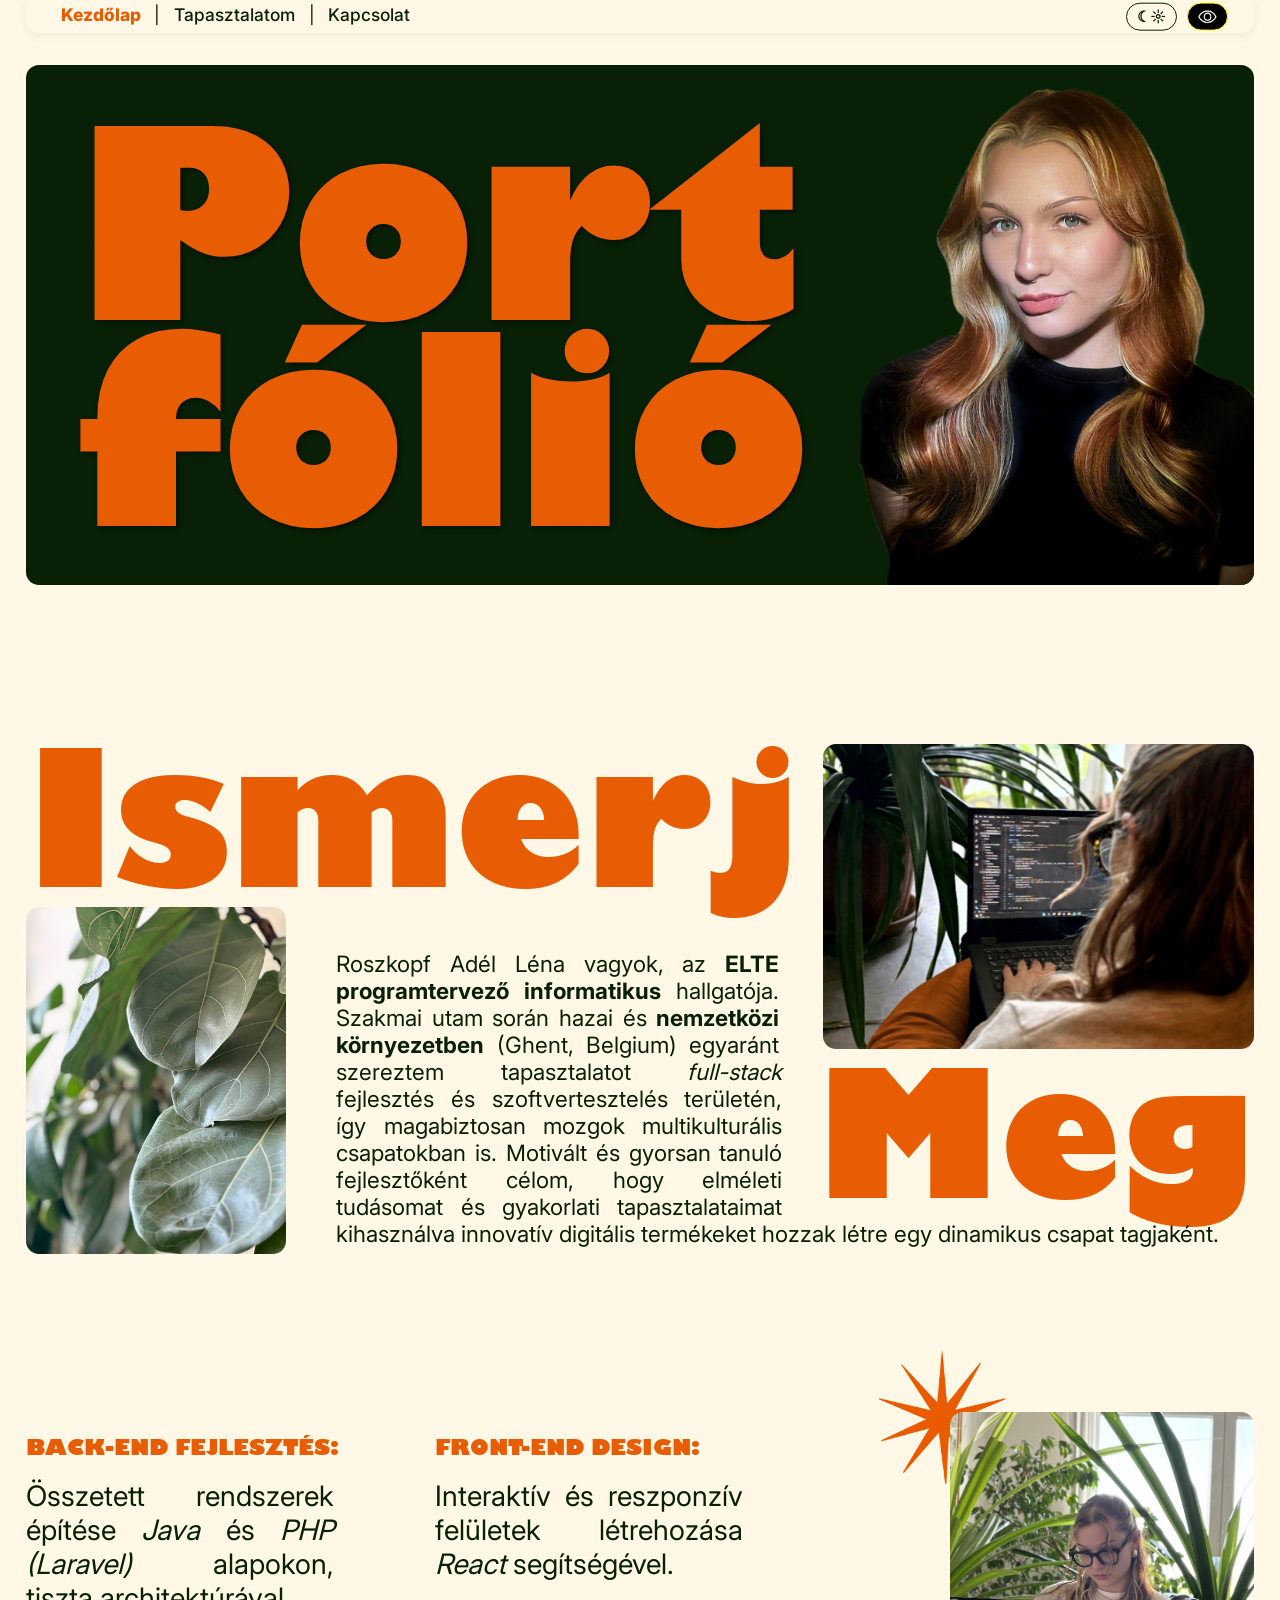
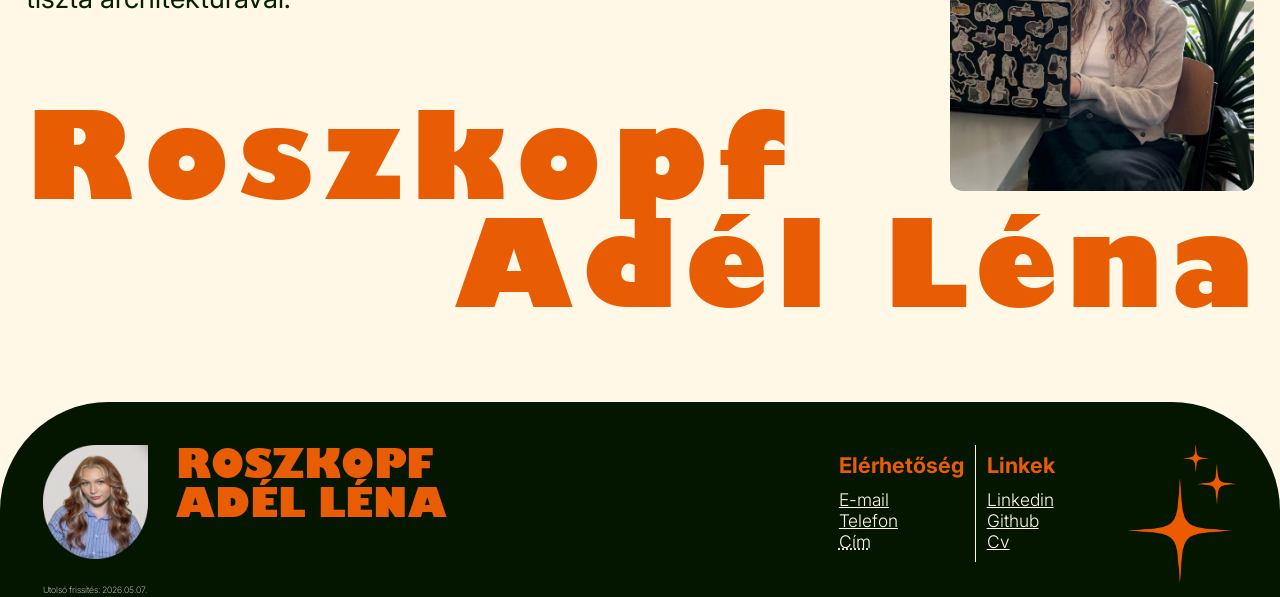
<file: index.html>
<!doctype html>
<html lang="hu">

<head>
  <meta charset="UTF-8">
  <meta name="viewport" content="width=device-width, initial-scale=1.0">
  <title>Portfólió - Roszkopf Adél</title>
  <link rel="icon" type="image/png" href="media/favicon.png">
  <link rel="stylesheet" href="stilus/stilus.css">
  <link rel="stylesheet" href="stilus/nyomtatas.css" media="print">
</head>

<body>
  <a href="#fo-tartalom" class="skip-link">Ugrás a fő tartalomra</a>
  <header>
    <nav>
      <a href="index.html" class="active">Kezdőlap</a>
      <span class="separator">|</span>
      <a href="tapasztalat.html">Tapasztalatom</a>
      <span class="separator">|</span>
      <a href="kapcsolat.html">Kapcsolat</a>
      <button id="tema_gomb" onclick="temaValtas()">☾☼</button>
      <button id="akadalymentes_gomb" onclick="kontraszt()"><img src="media/szem.png" alt="Szem szimbólum"></button>
    </nav>
  </header>

  <main id="fo-tartalom">
    <div class="kezdolap_elso">
      <div class="focim">
        <h1>Port<br>fólió</h1>
      </div>
      <div class="header_kep img_border">
        <img src="media/header3.png" alt="Borító profilképpel" class="img_border">
      </div>
    </div>
    <section class="kezdolap_masodik">
      <h2 class="ismerj_cim">Ismerj</h2>
      <div class="ismerj_kombinalt">
        <aside class="bal_oldal">
          <img src="media/kezdolap3.png" alt="Levelek közelről" class="levelek_kep img_border">
        </aside>
        <article class="jobb_oldal">
          <img src="media/kezdolap2_2.png" alt="Laptopon kódolás, növényekkel a háttérben" class="kod_kep img_border">
          <h2 class="meg_cim">Meg</h2>
          <p class="hosszu_szoveg">
            Roszkopf Adél Léna vagyok, az <strong>ELTE programtervező informatikus</strong>
            hallgatója. Szakmai utam során hazai és <strong>nemzetközi környezetben</strong>
            (Ghent, Belgium) egyaránt szereztem tapasztalatot <em>full-stack</em>
            fejlesztés és szoftvertesztelés területén, így magabiztosan mozgok
            multikulturális csapatokban is. Motivált és gyorsan tanuló
            fejlesztőként célom, hogy elméleti tudásomat és gyakorlati
            tapasztalataimat kihasználva innovatív digitális termékeket hozzak
            létre egy dinamikus csapat tagjaként.
          </p>
        </article>

      </div>
    </section>
    <section class="kezdolap_harmadik">
      <div class="harmadik_grid">
        <div class="szoveg_oszlop">
          <h3>BACK-END FEJLESZTÉS:</h3>
          <p>
            Összetett rendszerek építése <em>Java</em> és <em>PHP (Laravel)</em> alapokon,
            tiszta architektúrával.
          </p>
        </div>
        <div class="szoveg_oszlop">
          <h3>FRONT-END DESIGN:</h3>
          <p>
            Interaktív és reszponzív felületek létrehozása <em>React</em> segítségével.
          </p>
        </div>
        <div class="kep_oszlop">
          <a href="media/csillag1nagy.png" target="_blank" class="csillag_link">
            <img src="media/csillag1.png" alt="Csillag dekoráció" class="utolso_csillag">
          </a>
          <img src="media/kezdolap4.png" alt="Kódolás laptopon, növényekkel a háttérben" class="kezdolap_utolso_kep img_border">
        </div>
      </div>
      <div class="nev_also">
        <h2 class="vezeteknev">Roszkopf</h2>
        <h2 class="keresztnev">Adél Léna</h2>
      </div>
    </section>
  </main>

  <footer>
    <div class="footer_left">
      <a href="media/footer1.png" target="_blank">
        <img class="footer_profil" src="media/footer_profil.png" alt="Profilkép">
      </a>
      <div class="footer_nev">ROSZKOPF<br>ADÉL LÉNA</div>
    </div>
    <div class="footer_right">
      <div class="footer_felsorolasok">
        <div class="footer_elerhetosegek">
          <h3>Elérhetőség</h3>
          <ul>
            <li><a href="mailto:roszkopf.adel@gmail.com">E-mail</a></li>
            <li><a href="tel:+36204202442">Telefon</a></li>
            <li><abbr title="2040 Budaörs, Szivárvány u. 12.">Cím</abbr></li>
          </ul>
        </div>
        <div class="footer_linkek">
          <h3>Linkek</h3>
          <ul>
            <li><a href="https://www.linkedin.com/in/adellenaroszkopf/" target="_blank">Linkedin</a></li>
            <li><a href="https://github.com/radel01" target="_blank">Github</a></li>
            <li><a href="media/Profile.pdf" target="_blank">Cv</a></li>
          </ul>
        </div>
      </div>
      <img class="footer_csillag" src="media/csillag2.png" alt="Csillag dekoráció">
    </div>
    <div class="footer_bottom">
      Utolsó frissítés: <time datetime="2026-05-07">2026.05.07.</time>
    </div>
  </footer>
  <script>
    function temaValtas() {
      document.body.classList.toggle("sotet-mod");
    }
    function kontraszt() {
      document.body.classList.toggle("akadalymentes-mod");
    }
  </script>
</body>

</html>
</file>
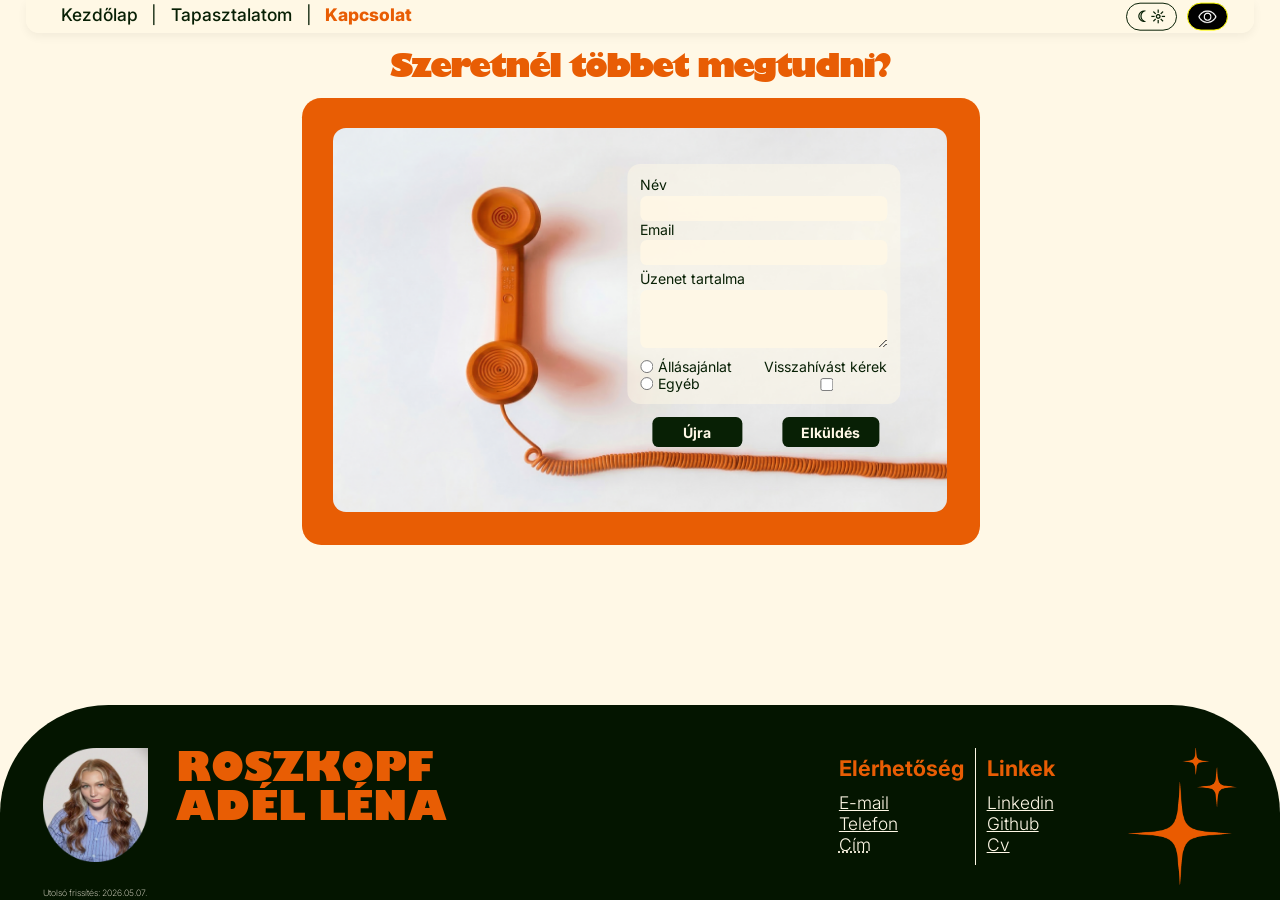
<file: kapcsolat.html>
<!doctype html>
<html lang="hu">

<head>
  <meta charset="UTF-8">
  <meta name="viewport" content="width=device-width, initial-scale=1.0">
  <title>Kapcsolat - Roszkopf Adél</title>
  <link rel="icon" type="image/png" href="media/favicon.png">
  <link rel="stylesheet" href="stilus/stilus.css">
  <link rel="stylesheet" href="stilus/nyomtatas.css" media="print">
</head>

<body>
  <a href="#fo-tartalom" class="skip-link">Ugrás a fő tartalomra</a>
  <header>
    <nav>
      <a href="index.html">Kezdőlap</a>
      <span class="separator">|</span>
      <a href="tapasztalat.html">Tapasztalatom</a>
      <span class="separator">|</span>
      <a href="kapcsolat.html" class="active">Kapcsolat</a>
      <button id="tema_gomb" onclick="temaValtas()">☾☼</button>
      <button id="akadalymentes_gomb" onclick="kontraszt()"><img src="media/szem.png" alt="Szem szimbólum"></button>
    </nav>
  </header>

  <main id="fo-tartalom">
    <div class="kapcsolat_szekcio">
      <h1 class="huge-text kapcsolat_cim">Szeretnél többet megtudni?</h1>

      <div class="form_kontener">
        <div class="narancs_hatter"></div>
        <div class="kapcsolat_kep img_border"></div>

        <div class="form_box">
          <form action="mailto:roszkopf.adel@gmail.com" method="post" enctype="text/plain">
            <div class="form_field">
              <label for="name">Név</label>
              <input type="text" id="name" name="name" required maxlength="80">
            </div>
            <div class="form_field">
              <label for="email">Email</label>
              <input type="email" id="email" name="email" required maxlength="100">
            </div>
            <div class="form_field textarea_field">
              <label for="message">Üzenet tartalma</label>
              <textarea id="message" name="message" rows="3" maxlength="1000"></textarea>
            </div>
            <div class="form_options_container">
              <div class="form_options">
                <div class="option_group">
                  <input type="radio" id="allasajanlat" name="category" value="allasajanlat">
                  <label for="allasajanlat">Állásajánlat</label>
                </div>

                <div class="option_group">
                  <input type="radio" id="egyeb" name="category" value="egyeb">
                  <label for="egyeb">Egyéb</label>
                </div>
              </div>
              <div class="checkbox_container">
                <div class="standalone_check">
                  <label for="check1">Visszahívást kérek</label>
                  <input type="checkbox" id="check1" name="check1">
                </div>
              </div>
            </div>

            <div class="form_buttons">
              <button type="reset" class="btn_ujra">Újra</button>
              <button type="submit" class="btn_elkuld">Elküldés</button>
            </div>
          </form>
        </div>
      </div>
    </div>
  </main>

  <footer>
    <div class="footer_left">
      <a href="media/footer1.png" target="_blank">
        <img class="footer_profil" src="media/footer_profil.png" alt="Pofilkép">
      </a>
      <div class="footer_nev">ROSZKOPF<br>ADÉL LÉNA</div>
    </div>
    <div class="footer_right">
      <div class="footer_felsorolasok">
        <div class="footer_elerhetosegek">
          <h2>Elérhetőség</h2>
          <ul>
            <li><a href="mailto:roszkopf.adel@gmail.com">E-mail</a></li>
            <li><a href="tel:+36204202442">Telefon</a></li>
            <li><abbr title="2040 Budaörs, Szivárvány u. 12.">Cím</abbr></li>
          </ul>
        </div>
        <div class="footer_linkek">
          <h2>Linkek</h2>
          <ul>
            <li><a href="https://www.linkedin.com/in/adellenaroszkopf/" target="_blank">Linkedin</a></li>
            <li><a href="https://github.com/radel01" target="_blank">Github</a></li>
            <li><a href="media/Profile.pdf" target="_blank">Cv</a></li>
          </ul>
        </div>
      </div>
      <img class="footer_csillag" src="media/csillag2.png" alt="Csillag dekoráció">
    </div>
    <div class="footer_bottom">
      Utolsó frissítés: <time datetime="2026-05-07">2026.05.07.</time>
    </div>
  </footer>
  <script>
    function temaValtas() {
      document.body.classList.toggle("sotet-mod");
    }
    function kontraszt() {
      document.body.classList.toggle("akadalymentes-mod");
    }
  </script>
</body>

</html>
</file>
<file: stilus/stilus.css>
@font-face {
  font-family: "Gill Sans Nova Ultra Bold";
  src: url("fonts/GillSansUltraBoNova.ttf") format("truetype");
  font-weight: 900;
  font-style: normal;
}
@font-face {
  font-family: "Inter";
  src: url("fonts/Inter-VariableFont_opsz,wght.ttf") format("truetype");
  font-weight: 100 900;
  font-style: normal;
}
html {
  background-color: #fff8e6;
}
.img_border {
  border-radius: 1.02vw;
}
body {
  background-color: #fff8e6;
  font-family: "Inter", sans-serif;
  font-weight: 400;
  color: #082005;
  margin: 0;
  min-height: 100vh;
  display: flex;
  flex-direction: column;
}
main {
  padding-left: 2.03vw;
  padding-right: 2.03vw;
  flex-grow: 1;
}
h1,
h2,
h3,
.footer_nev {
  color: #e85d04;
  font-family: "Gill Sans Nova Ultra Bold", sans-serif;
}
/* --------------------kezdolap--------------------- */
.kezdolap_elso {
  width: 100%;
  position: relative;
  padding-top: 2.54vw;
}
.header_kep {
  background-color: #082005;
}
.kezdolap_elso img {
  width: 100%;
  height: auto;
  display: block;
}
.focim {
  position: absolute;
  top: 61%;
  left: 55%;
  transform: translate(-85%, -55%);
  margin: 0;
  z-index: 10;
  text-shadow: 2px 2px 5px rgba(0, 0, 0, 0.5);
}
.focim h1 {
  font-size: 20.34vw;
  line-height: 0.79;
  animation: uszasBalrol 1s ease-out forwards;
}
.kezdolap_masodik {
  margin-top: 4.24vw;
  padding-top: 8.81vw;
  padding-bottom: 2.03vw;
  height: 40.68vw;
}
.ismerj_kombinalt {
  display: grid;
  grid-template-columns: 1fr 3fr;
  gap: 0.34vw;
}
.levelek_kep {
  width: 20.34vw;
  margin-top: 1.69vw;
}
.hosszu_szoveg {
  text-align: justify;
  font-size: 1.76vw;
  padding-left: 0;
  margin-top: 5.08vw;
}
.kod_kep {
  margin-top: -11.02vw;
  float: right;
  width: 47%;
  margin-bottom: 0;
  margin-left: 3.39vw;
}
.meg_cim {
  clear: right;
  margin-top: 0.85vw;
  font-size: 13.56vw;
  float: right;
  margin-right: 0;
  padding-right: 0;
  line-height: 0.9;
  margin-bottom: 0;
  margin-left: 2.71vw;
}
.ismerj_cim {
  margin-top: 0.34vw;
  font-size: 14.58vw;
  margin-bottom: -0.17vw;
  padding-bottom: 0;
  line-height: 0.7;
}
.jobb_oldal {
  margin-top: 0;
  height: 1.69vw;
}
.bal_oldal {
  margin-top: 0;
  height: 33.9vw;
}
.kezdolap_harmadik {
  height: 44.07vw;
  padding-top: 8.81vw;
  padding-bottom: 2.03vw;
}
.harmadik_grid {
  display: grid;
  grid-template-columns: 1fr 1fr 1fr;
  gap: 0;
  margin-bottom: -6.78vw;
  position: relative;
  z-index: 2;
}
.szoveg_oszlop h3 {
  font-size: 1.69vw;
  margin-bottom: 1.36vw;
  padding-bottom: 0;
}
.szoveg_oszlop {
  font-size: 2.2vw;
  margin-bottom: 0.17vw;
  width: 25.42vw;
}
.szoveg_oszlop p {
  text-align: justify;
  margin-top: 0;
  padding-right: 1.36vw;
}
.kep_oszlop {
  position: relative;
}
.kezdolap_utolso_kep {
  width: 23.73vw;
  float: right;
  position: relative;
  z-index: 2;
  display: block;
}
.utolso_csillag {
  position: absolute;
  z-index: 1;
  width: 10vw;
  top: -4.75vw;
  left: 2.71vw;
  animation: lebeges 3s ease-in-out infinite;
}
.vezeteknev {
  margin: 0;
  line-height: 0.9;
  position: relative;
  z-index: 1;
  font-size: 9.32vw;
  letter-spacing: 0.089em;
}
.keresztnev {
  margin: 0;
  line-height: 0.9;
  text-align: right;
  position: relative;
  z-index: 1;
  font-size: 9.32vw;
  margin-right: -0.68vw;
  letter-spacing: 0.0713em;
}
/* --------------------nav--------------------- */
header {
  position: sticky;
  top: 0;
  background-color: #fff8e6d9;
  z-index: 1000;
  box-shadow: 0 4px 10px rgba(0, 0, 0, 0.05);
  scroll-behavior: smooth;
  height: 2.54vw;
  margin-left: 2.03vw;
  margin-right: 2.03vw;
  border-bottom-left-radius: 1.02vw;
  border-bottom-right-radius: 1.02vw;
}
nav {
  height: 100%;
  font-size: 1.36vw;
  padding-top: 0.34vw;
  padding-left: 2.03vw;
  padding-right: 2.03vw;
  position: relative;
}
nav a {
  text-decoration: none;
  color: #082005;
  padding-left: 0.68vw;
  padding-right: 0.68vw;
  font-weight: 500;
}
nav a:hover {
  color: #e85d04;
}
nav a.active {
  color: #e85d04;
  font-weight: 800;
}
/* --------------------footer--------------------- */
footer {
  background-color: #082005;
  color: #fff8e6;
  border-top-left-radius: 8.47vw;
  border-top-right-radius: 8.47vw;
  padding-top: 3.39vw;
  padding-bottom: 0;
  padding-left: 3.39vw;
  padding-right: 3.39vw;
  display: grid;
  grid-template-columns: 2fr 1fr;
  height: 11.86vw;
  font-weight: 300;
}
.footer_profil {
  width: 8.14vw;
}
.footer_nev {
  color: #e85d04;
  font-size: 3.05vw;
  line-height: 1;
}
.footer_right {
  display: grid;
  grid-template-columns: 4fr 1fr;
}
.footer_csillag {
  width: 8.47vw;
}
.footer_felsorolasok {
  display: grid;
  grid-template-columns: 1fr 1fr;
  height: 9.15vw;
}
.footer_felsorolasok li {
  font-size: 1.36vw;
}
footer h3,
footer h2 {
  font-family: Inter;
  font-size: 1.69vw;
  margin-bottom: 0.85vw;
  padding-top: 0;
  margin-top: 0.51vw;
}
.footer_elerhetosegek {
  border-right: solid 1px #fff8e6;
  margin-right: 0.85vw;
  padding-right: 0.85vw;
}
.footer_left {
  display: grid;
  grid-template-columns: 1fr 5fr;
}
.footer_felsorolasok ul {
  list-style-type: none;
  padding: 0;
  margin: 0;
}
.footer_bottom {
  font-size: 0.68vw;
  font-weight: 200;
}
footer a {
  color: #fff8e6;
  transition: 0.3s;
}
footer a:visited {
  color: #e85d04;
  transition: 0.3s;
}
footer a:hover {
  color: #ffba8f;
  transition: 0.3s;
}
footer a:active {
  color: #243c21;
  transition: 0.3s;
}
/* ------------------------------------------kapcsolat oldal------------------------------------------------ */
.kapcsolat_szekcio {
  text-align: center;
  padding-top: 1vw;
  margin-bottom: 5vw;
}
.kapcsolat_cim {
  margin-top: 0;
  margin-bottom: 3.2vw;
  font-size: 2.5vw;
  letter-spacing: -2px;
}
.form_kontener {
  position: relative;
  width: 50%;
  margin-top: 2vw;
  margin-bottom: 5vw;
  margin-left: auto;
  margin-right: auto;
  z-index: 1;
  animation: uszasLentrol 1s ease-out forwards;
}
.narancs_hatter {
  position: absolute;
  top: -2.4vw;
  left: -2.4vw;
  width: calc(100% + 5vw);
  height: calc(100% + 5vw);
  background-color: #e85d04;
  border-radius: 1.5vw;
  z-index: -1;
}
.kapcsolat_kep {
  width: 100%;
  display: block;
  background-image: url("../media/kapcsolat1.png");
  background-size: cover;
  background-position: center;
  background-repeat: no-repeat;
  aspect-ratio: 16 / 10;
}
.form_box {
  position: absolute;
  top: 40.5%;
  left: 70.2%;
  transform: translate(-50%, -50%);
  width: 44.5%;
  height: 62.5%;
  background-color: rgba(255, 248, 230, 0.471);
  padding: 1vw;
  box-sizing: border-box;
  border-radius: 1vw;
  display: grid;
  grid-template-columns: 1fr;
  gap: 0.5vw;
  align-content: start;
}
.form_field {
  display: flex;
  flex-direction: column;
  text-align: left;
}
.form_field label {
  font-size: 1.1vw;
  margin-bottom: 0.2vw;
}
.form_field input,
.form_field textarea {
  font-family: "Inter", sans-serif;
  font-size: 1.1vw;
  color: #082005;
  background-color: transparent;
  border: none;
  border-radius: 0.5vw;
  padding: 0.3vw;
  width: 100%;
  box-sizing: border-box;
}
.form_field input:not([type="radio"]):not([type="checkbox"]),
.form_field textarea {
  background-color: rgba(255, 248, 230, 0.9);
}
.textarea_field label {
  margin-top: 0.4vw;
}
.form_options_container {
  display: grid;
  grid-template-columns: 1fr 1fr;
}
.form_options {
  align-items: center;
  gap: 1.2vw;
  margin-top: 0.8vw;
  margin-bottom: 0.8vw;
  font-size: 1.1vw;
}
.checkbox_container {
  float: right;
  margin-top: 0.8vw;
  margin-bottom: 0.8vw;
  font-size: 1.1vw;
}
.option_group {
  display: flex;
  align-items: center;
  gap: 0.4vw;
}
.option_group input[type="radio"] {
  width: auto;
  margin: 0;
}
.standalone_check {
  margin-left: auto;
}
.form_buttons {
  display: grid;
  grid-template-columns: 1fr 1fr;
  gap: 1.5vw;
  width: 100%;
  margin-top: 1vw;
  justify-items: center;
}
.form_buttons button {
  font-family: "Inter", sans-serif;
  font-size: 1.1vw;
  font-weight: 700;
  color: #fff8e6;
  background-color: #082005;
  border: none;
  border-radius: 0.5vw;
  padding: 0.5vw 1.5vw;
  width: auto;
  min-width: 7vw;
  cursor: pointer;
  transition: background-color 0.3s ease;
}
.form_buttons button:hover {
  background-color: #e85d04;
}
.skip-link {
  position: absolute;
  top: -100px;
  left: 0;
  background-color: #e85d04;
  color: white;
  padding: 10px 20px;
  text-decoration: none;
  font-weight: bold;
  z-index: 1000;
  transition: 0.3s;
}
.skip-link:focus {
  top: 0;
}
/* --------------------------------------------------Tapasztalat oldal--------------------------------------------------------- */
.tapasztalat_elso {
  background-color: #082005;
  width: 100%;
  border-radius: 1.02vw;
  height: 27vw;
  display: grid;
  grid-template-columns: 1fr 1fr;
  margin-top: 2.54vw;
  padding-top: 5vw;
}
.fokep_tarolo {
  width: 25vw;
  padding-left: 10vw;
  padding-top: 3vw;
}
.tapasztalat_kep {
  width: 100%;
  border-radius: 1.02vw;
}
.Tcim1 {
  margin: 0;
  line-height: 0.9;
  position: relative;
  z-index: 1;
  font-size: 11vw;
  animation: uszasJobbrol 1s ease-out forwards;
}
.Tcim2 {
  margin: 0;
  line-height: 0.9;
  text-align: right;
  position: relative;
  z-index: 1;
  font-size: 11vw;
  padding-left: 1.3vw;
  animation: uszasJobbrol 1s ease-out forwards;
}
.tapasztalat_masodik {
  height: 38vw;
  margin-top: 20vw;
  text-align: justify;
  font-size: 1.9vw;
  position: relative;
}
.tapasztalat_csillag1 {
  position: absolute;
  z-index: 10;
  width: 8vw;
  top: 0vw;
  right: -1vw;
  animation: lebeges 3s ease-in-out infinite;
}
.tapasztalat_csillag2 {
  position: absolute;
  z-index: 10;
  width: 5vw;
  top: -5vw;
  right: 3vw;
  animation: lebeges 3s ease-in-out infinite;
}
.tapasztalat_csillag3 {
  position: absolute;
  z-index: 10;
  width: 9vw;
  top: -5vw;
  left: -1vw;
  animation: csillogas 3s ease-in-out infinite;
}
.tapasztalat_masodik h2 {
  font-size: 4.9vw;
  margin: 0;
}
.tapasztalat_masodik p {
  margin: 0;
}
.tablazat {
  float: right;
  background-color: #082005;
  color: #f0f0f0;
  padding: 2vw 4vw 2vw 4vw;
  margin-left: 3vw;
  margin-bottom: 2.7vh;
  margin-top: 2vh;
  border-radius: 1vw;
  overflow-x: auto;
}
.tablazat table {
  width: 100%;
  border-collapse: collapse;
  color: #f0f0f0;
  font-size: 1.1vw;
}
.tablazat caption {
  text-align: left;
  margin-bottom: 10px;
}
.tablazat summary {
  cursor: pointer;
  font-weight: bold;
  color: #e85d04;
}
.tablazat th,
.tablazat td {
  padding: 1vw;
  text-align: left;
  border-bottom: 1px solid rgba(255, 255, 255, 0.1);
}
.tablazat th {
  color: #e85d04;
  font-weight: bold;
  text-transform: uppercase;
  letter-spacing: 0.1vw;
}
.tablazat tr:last-child td {
  border-bottom: none;
}
.tablazat tr:hover td {
  background-color: rgba(255, 255, 255, 0.05);
  transition: background-color 0.3s ease;
}
.tapasztalat_harmadik {
  position: relative;
  height: 38vw;
  margin-top: 6vw;
  text-align: justify;
  font-size: 1.9vw;
}
.tapasztalat_harmadik h2 {
  text-align: right;
  margin: 0;
  font-size: 4.9vw;
}
.video_szoveg {
  margin: 0;
}
.video_tarolo {
  float: left;
  width: 35vw;
  padding-top: 3vh;
  padding-right: 2vw;
}
video {
  width: 100%;
  border-radius: 1.02vw;
}
.video-leiras {
  background-color: #ffffff00;
  color: #e85d04;
  padding: 1vw;
  margin-top: 1vw;
  border-radius: 1vw;
  border: 1px solid #e85d04;
}
.video-leiras summary {
  color: #e85d04;
  font-weight: bold;
  font-size: 1vw;
  cursor: pointer;
  list-style: none;
}
.leiras-tartalom {
  margin-top: 1vw;
  padding-top: 1vw;
  border-top: 1px dashed rgba(255, 255, 255, 0.2);
  font-size: 1vw;
}
.tapasztalat_negyedik {
  height: 46vw;
  margin-top: 8vw;
  text-align: justify;
  font-size: 1.9vw;
  position: relative;
}
.bodoo_grid {
  display: grid;
  grid-template-columns: 1fr 1fr;
}
.bodoo_jobb {
  width: 45vw;
  justify-self: end;
}
.bodoo_jobb img {
  width: 100%;
  border-radius: 1vw;
  box-shadow: 0 4px 10px rgba(0, 0, 0, 0.05);
}
.bodoo_jobb img:hover {
  opacity: 0.8;
}
.bodoo_bal h3 {
  font-size: 2vw;
  color: #e85d04;
  font-family: Inter;
}
.bodoo_bal ol {
  font-size: 1.5vw;
}
.bodoo_bal li {
  padding-bottom: 2vw;
}
figure {
  margin: 0;
  padding: 0;
}
figcaption {
  font-size: 0.9rem;
  color: #555;
  margin-top: 8px;
  text-align: center;
}
/* --------------------------------------------------SÖTÉT MÓD--------------------------------------------------------- */
body.sotet-mod {
  background-color: #031100 !important;
  color: #f0f0f0 !important;
}
#tema_gomb {
  background: none;
  border: 0.1vw solid #082005;
  color: #082005;
  border-radius: 2vw;
  cursor: pointer;
  font-weight: bold;
  font-family: inherit;
  transition: 0.3s;
  position: absolute;
  top: 45%;
  transform: translateY(-50%);
  font-size: 1.2vw;
  padding: 0.3vw 0.8vw;
  right: 6vw;
}
body.sotet-mod .form_box {
  background-color: #082005c4 !important;
}
#tema_gomb:hover {
  background-color: #e85d04;
  color: white;
  border-color: #e85d04;
}
footer {
  background-color: #041500;
}
/* --------------------------------------------------Nagy kontraszt mód--------------------------------------------------------- */
body.akadalymentes-mod,
body.akadalymentes-mod header,
body.akadalymentes-mod footer,
body.akadalymentes-mod main,
body.akadalymentes-mod .form_box {
  background-color: #000000 !important;
  color: #ffff00 !important;
  background-image: none !important;
}
body.akadalymentes-mod #tema_gomb {
  color: white;
  border-color: white;
}
.szem {
  max-width: 2vw;
  max-height: 2vw;
}
body.akadalymentes-mod p,
body.akadalymentes-mod a,
body.akadalymentes-mod li {
  font-size: 2vw !important;
  color: #ffff00 !important;
  font-weight: bold !important;
}
body.akadalymentes-mod a.active {
  font-size: 2vw !important;
  color: #ffffff !important;
  font-weight: bold !important;
}
body.akadalymentes-mod a:visited {
  color: #ff0000 !important;
}
body.akadalymentes-mod a:hover {
  color: #ff0000 !important;
}
body.akadalymentes-mod .video_leiras_p {
  font-size: 1.3vw !important;
}
body.akadalymentes-mod h1,
body.akadalymentes-mod h2,
body.akadalymentes-mod h3 {
  color: #ffff00 !important;
  border-bottom: 3px solid #ffff00 !important;
}
#akadalymentes_gomb {
  background-color: black;
  border: 0.15vw solid yellow;
  color: yellow;
  border-radius: 2vw;
  font-weight: bold;
  cursor: pointer;
  z-index: 100;
  position: absolute;
  top: 45%;
  transition: 0.3s;
  transform: translateY(-50%);
  font-size: 1.2vw;
  padding: 0.3vw 0.8vw;
  right: 2vw;
  display: flex;
  justify-content: center;
  align-items: center;
}
#akadalymentes_gomb img {
  height: 1.5vw;
  width: auto;
  display: block;
}
body.akadalymentes-mod .tapasztalat_negyedik {
  margin-bottom: 10vw;
}
/* --------------------------------------------------RESZPONZÍV NÉZETEK--------------------------------------------------------- */
@media screen and (max-width: 900px) {
  .hosszu_szoveg {
    font-size: 2.2vw;
  }
  .kezdolap_harmadik {
    height: auto;
    padding-bottom: 5vw;
    padding-top: 2vw;
  }
  .harmadik_grid {
    grid-template-columns: 1fr 1fr;
    gap: 4vw;
  }
  .szoveg_oszlop {
    width: 100%;
  }
  .kep_oszlop {
    grid-column: span 2;
    display: flex;
    justify-content: center;
    position: relative;
    margin-top: 5vw;
    margin-bottom: 22vw;
  }
  .kezdolap_utolso_kep {
    width: 40%;
  }
  .utolso_csillag {
    left: 12%;
    top: -23%;
    height: 70vw;
    width: 70vw;
  }
  .kezdolap_masodik,
  .bal_oldal,
  .jobb_oldal {
    height: auto;
  }
  .szoveg_oszlop h3 {
    font-size: 3vw;
  }
  .kezdolap_masodik {
    height: auto;
    padding-bottom: 0vw;
  }
  .ismerj_kombinalt {
    display: flex;
    flex-direction: column;
    gap: 3vw;
  }
  .bal_oldal,
  .jobb_oldal {
    height: auto;
  }
  .jobb_oldal {
    order: 1;
    display: flex;
    flex-direction: column;
  }
  .bal_oldal {
    order: 2;
  }
  .ismerj_cim {
    font-size: 14vw;
    text-align: left;
    margin-bottom: -8vw;
    position: relative;
    z-index: 2;
  }
  .meg_cim {
    order: 1;
    float: none;
    font-size: 14vw;
    text-align: right;
    margin: 0;
    margin-top: -2vw;
  }
  .hosszu_szoveg {
    order: 2;
    margin-top: 3vw;
    font-size: 2.5vw;
  }
  .ismerj_kombinalt {
    display: grid;
    grid-template-columns: 1fr 1fr;
    grid-template-areas:
      "jobb jobb"
      "jobb jobb";
  }
  .jobb_oldal {
    grid-area: jobb;
  }
  .bal_oldal {
    height: 0;
  }
  .kod_kep {
    order: 3;
    float: none;
    width: 100%;
    margin: 0;
    grid-area: kep;
  }
  .levelek_kep {
    visibility: hidden;
  }
  #tema_gomb {
    font-size: 3vw;
    padding: 1.1vw 2.5vw;
    border-radius: 5vw;
    border-width: 0.3vw;
  }
  #akadalymentes_gomb img {
    height: 3.3vw;
    width: auto;
    display: block;
    padding: 1.1vw 2.5vw;
  }
  #akadalymentes_gomb {
    border-radius: 5vw;
    border-width: 0.3vw;
  }
  #tema_gomb {
    right: 13vw;
  }
  header {
    height: 8.54vw;
  }
  nav {
    font-size: 3.36vw;
    display: flex;
    align-items: center;
  }
  footer {
    height: 18vw;
  }
  .footer_felsorolasok li {
    font-size: 2.3vw;
  }
  footer h4 {
    font-size: 2.7vw;
  }
  .footer_bottom {
    font-size: 1.68vw;
  }
  body.akadalymentes-mod header a {
    font-size: 3.4vw !important;
  }
  body.akadalymentes-mod header a.active {
    font-size: 3.4vw !important;
  }
  .form_kontener {
    width: 90%;
    margin: 2vw auto 10vw auto;
    position: relative;
    height: auto;
  }
  .narancs_hatter {
    position: absolute;
    top: -2vw;
    left: -2vw;
    width: calc(100% + 4vw);
    height: 58vw;
    z-index: -1;
  }
  .kapcsolat_kep {
    width: 100%;
    height: auto;
    position: relative;
    top: 0;
    left: 0;
  }
  .form_box {
    position: absolute;
    top: 0;
    left: 0;
    left: 68%;
    top: 50%;
    width: 50%;
    margin-top: -5vw;
    padding: 4vw;
    height: auto;
    grid-template-columns: 1fr;
  }
  .form_buttons {
    grid-template-columns: 1fr 1fr;
    gap: 2vw;
    margin-top: 4vw;
  }
  .kapcsolat_szekcio {
    height: 100vw;
    padding-top: 7vw;
  }
  .kapcsolat_cim {
    padding-bottom: 3vw;
    font-size: 4vw;
  }

  .form_field label,
  .form_field input,
  .form_field textarea {
    font-size: 1.6vw;
  }
}
@media screen and (max-width: 600px) {
  .fo_kontener {
    display: flex;
    flex-direction: column;
    align-items: center;
    padding: 20px;
  }
  .kod_kep {
    border-radius: 15px;
    order: 1;
    float: none;
    width: 100%;
    margin-top: 5vw;
    margin-bottom: 0;
  }
  .hosszu_szoveg {
    font-size: 3.5vw;
    order: 3;
    line-height: 1.6;
    margin-top: 0vw;
  }
  .kezdolap_harmadik {
    height: auto;
    padding-bottom: 10vw;
  }
  .harmadik_grid {
    grid-template-columns: 1fr;
    gap: 2vw;
    margin-bottom: 0vw;
  }
  .kep_oszlop {
    grid-column: span 1;
    display: flex;
    justify-content: center;
    position: relative;
    margin-top: 5vw;
    margin-bottom: 22vw;
  }
  .kezdolap_utolso_kep {
    width: 40%;
  }
  .utolso_csillag {
    left: 14%;
    top: -23%;
    height: 70vw;
    width: 70vw;
  }
  .szoveg_oszlop h3 {
    font-size: 5vw;
  }
  .szoveg_oszlop p {
    font-size: 4vw;
    padding-right: 0;
  }
  .vezeteknev,
  .keresztnev {
    font-size: 14vw;
    text-align: center;
    margin-right: 0;
  }
  .kezdolap_masodik {
    height: auto;
    padding-bottom: 0vw;
  }
  .ismerj_kombinalt {
    display: flex;
    flex-direction: column;
    gap: 5vw;
  }
  .jobb_oldal {
    order: 1;
    display: flex;
    flex-direction: column;
    height: auto;
  }
  .bal_oldal {
    order: 2;
    height: 0;
  }
  .ismerj_cim {
    font-size: 18vw;
    text-align: left;
    margin-bottom: 0;
  }
  .meg_cim {
    order: 1;
    float: none;
    margin: 0;
    margin-top: 2vw;
    font-size: 15vw;
    text-align: right;
  }
  .levelek_kep {
    visibility: hidden;
  }
  .kapcsolat_cim {
    font-size: 5.5vw;
  }
  #akadalymentes_gomb img {
    height: 3.3vw;
  }
  .form_field label,
  .form_field input,
  .form_field textarea,
  .checkbox_container,
  .form_options,
  .form_buttons button {
    font-size: 1.6vw;
  }
  .tapasztalat_elso {
    grid-template-columns: 1fr;
    height: auto;
    padding-bottom: 5vw;
    text-align: center;
  }
  .fokep_tarolo {
    width: 80%;
    padding-left: 0;
    margin: 0 auto;
  }
  .Tcim1,
  .Tcim2 {
    font-size: 18vw;
    text-align: center;
    padding-left: 0;
  }
  .tapasztalat_masodik {
    height: auto;
    margin-top: 10vw;
    font-size: 3.5vw;
  }
  .tapasztalat_masodik h2 {
    font-size: 10vw;
    text-align: center;
  }
  .tablazat {
    float: none;
    width: 100%;
    margin-left: 0;
    margin-top: 5vw;
    box-sizing: border-box;
  }
  .tablazat table {
    font-size: 3vw;
  }
  .tapasztalat_harmadik {
    height: auto;
    margin-top: 15vw;
    display: flex;
    flex-direction: column;
    font-size: 3.5vw;
  }
  .tapasztalat_harmadik h2 {
    text-align: center;
    font-size: 10vw;
    order: 1;
  }
  .video_tarolo {
    float: none;
    width: 100%;
    padding-right: 0;
    order: 2;
    margin-bottom: 5vw;
  }
  .video_szoveg {
    order: 3;
    font-size: 3.5vw;
  }
  .video-leiras summary,
  .leiras-tartalom {
    font-size: 3vw;
  }
  .tapasztalat_negyedik {
    height: auto;
    margin-top: 15vw;
    font-size: 3.5vw;
  }
  .bodoo_grid {
    grid-template-columns: 1fr;
    gap: 8vw;
  }
  .bodoo_bal {
    order: 2;
  }
  .bodoo_jobb {
    width: 100%;
    order: 1;
    justify-self: center;
  }
  .bodoo_bal h3 {
    font-size: 4vw;
    text-align: center;
  }
  .bodoo_bal ol {
    font-size: 3.5vw;
  }
}
/*------------------------------------Animáció..................................-*/
@keyframes lebeges {
  0% {
    transform: translateY(0px) rotate(0deg);
  }
  50% {
    transform: translateY(-1vw) rotate(10deg);
  }
  100% {
    transform: translateY(0px) rotate(0deg);
  }
}
@keyframes csillogas {
  0% {
    transform: scale(1);
  }
  50% {
    transform: scale(1.2);
  }
  100% {
    transform: scale(1);
  }
}
@keyframes uszasBalrol {
  from {
    transform: translateX(-100px);
  }
  to {
    transform: translateX(0);
  }
}
@keyframes uszasJobbrol {
  from {
    transform: translateX(100px);
  }
  to {
    transform: translateX(0);
  }
}
@keyframes uszasLentrol {
  from {
    opacity: 0;
    transform: translateY(50px);
  }
  to {
    opacity: 1;
    transform: translateY(0);
  }
}
</file>
<file: stilus/nyomtatas.css>
header,
nav,
footer,
.skip-link,
#tema_gomb,
#akadalymentes_gomb {
  display: none !important;
}
video,
.video_tarolo,
.video-leiras {
  display: none !important;
}
img {
  max-width: 40% !important;
  height: auto !important;
  display: block;
}
body {
  background-color: transparent !important;
  color: #000000 !important;
  font-size: 12pt;
  line-height: 1.5;
  margin: 0;
  padding: 0;
}
main,
#fo-tartalom {
  width: 100% !important;
  margin: 0 !important;
  padding: 0 !important;
}
a {
  color: #000000 !important;
  text-decoration: underline;
}
.nev_also {
  padding-top: 40pt;
}
.kezdolap_elso {
  padding-top: 80pt;
}
.header_kep img, .csillag_link, .tapasztalat_csillag3, .tapasztalat_csillag2, .tapasztalat_csillag1 {
  visibility: hidden;
}
h1,
h2,
h3 {
  -webkit-text-stroke: 1px black;
  color: white !important;
}
</file>
